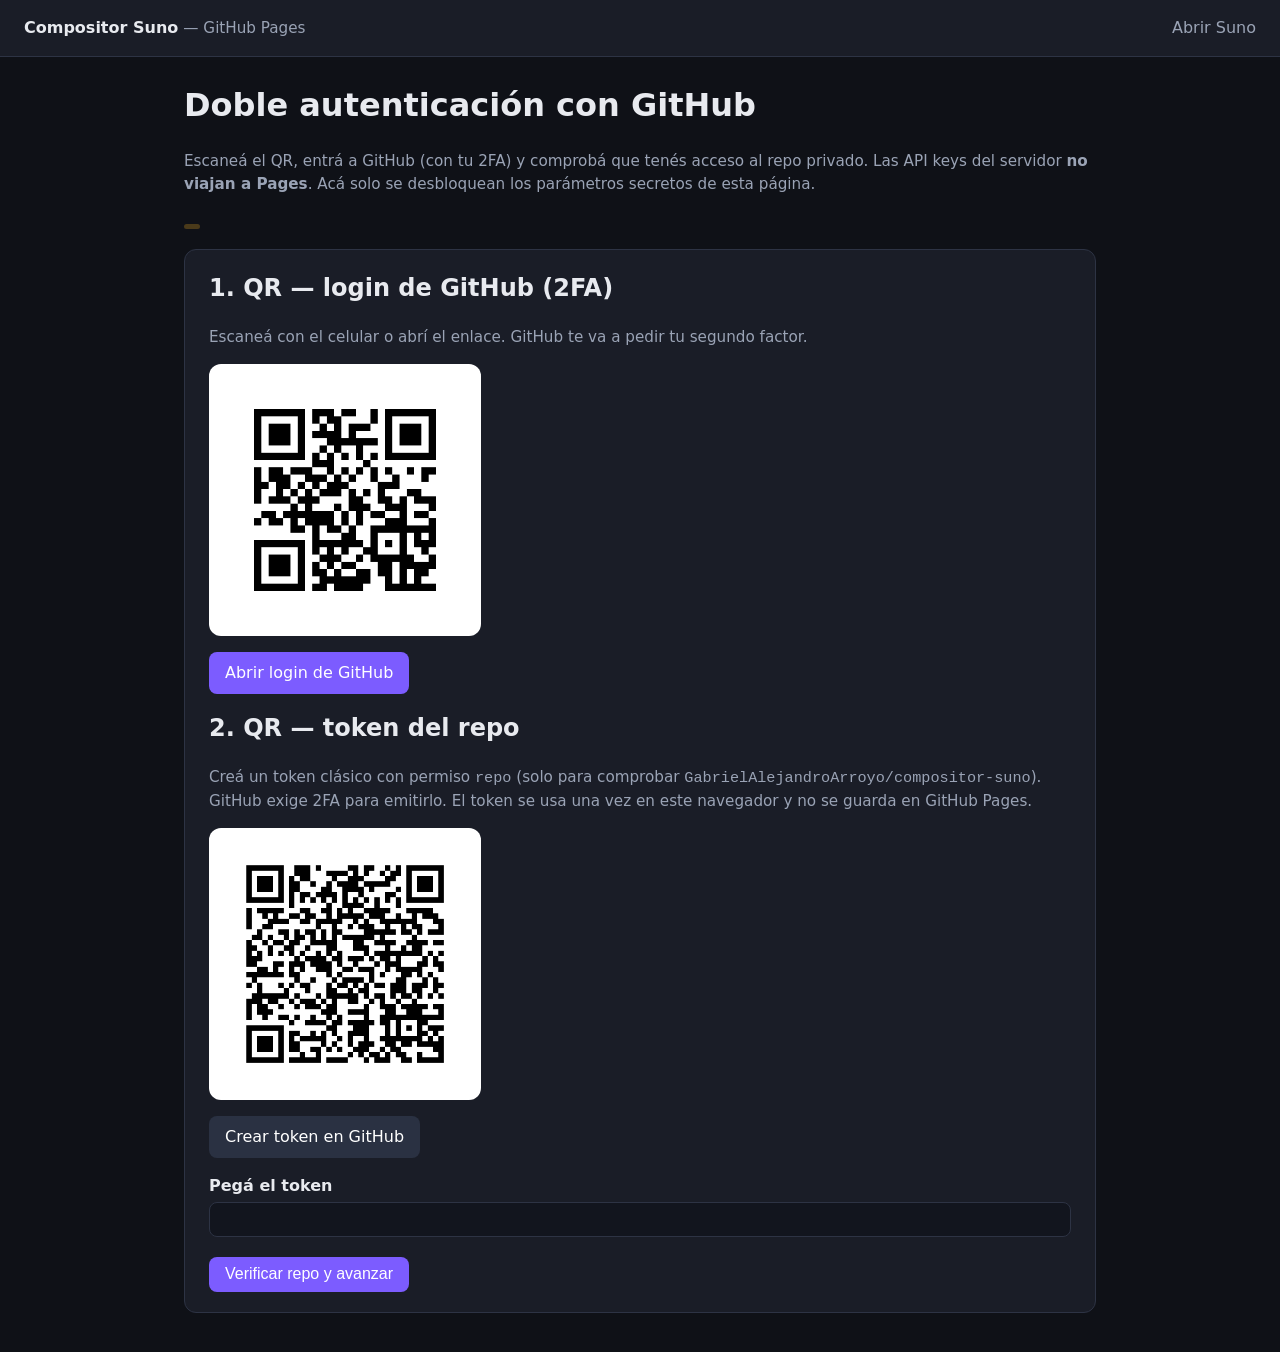
<file: index.html>
<!DOCTYPE html>
<html lang="es" class="auth-pending">
<head>
  <meta charset="utf-8">
  <meta name="viewport" content="width=device-width, initial-scale=1">
  <title>Compositor Suno — Workflow</title>
  <link rel="stylesheet" href="style.css">
  <link rel="stylesheet" href="workflow-ui.css?v=4">
  <script>
    (function () {
      var STORAGE_KEY = "compositor-suno-pages-session-v2";
      var page = (window.location.pathname.split("/").pop() || "index.html").split("?")[0];
      if (page === "login.html") return;
      var ok = false;
      try {
        var raw = sessionStorage.getItem(STORAGE_KEY);
        var data = raw ? JSON.parse(raw) : null;
        ok = Boolean(data && data.login && data.repo_ok);
      } catch (err) {
        ok = false;
      }
      if (!ok) {
        window.location.replace("login.html?next=" + encodeURIComponent(page + (window.location.hash || "")));
      }
    })();
  </script>
</head>
<body>
  <div id="app-shell">
  <header class="site-header">
    <div>
      <strong>Compositor Suno</strong>
      <span class="muted site-header-tagline"> — versión web (GitHub Pages)</span>
    </div>
    <nav>
      <a href="https://suno.com/create" target="_blank" rel="noopener">Abrir Suno</a>
      <span id="pages-auth-nav"></span>
      <button type="button" class="gear-btn" id="open-settings" aria-label="Configuración del sistema" title="Configuración">
        <svg viewBox="0 0 24 24" width="22" height="22" aria-hidden="true">
          <path fill="currentColor" d="M19.14 12.94c.04-.31.06-.63.06-.94s-.02-.63-.06-.94l2.03-1.58a.5.5 0 0 0 .12-.64l-1.92-3.32a.5.5 0 0 0-.6-.22l-2.39.96a7.03 7.03 0 0 0-1.63-.94l-.36-2.54A.5.5 0 0 0 13.9 2h-3.8a.5.5 0 0 0-.49.42l-.36 2.54c-.59.24-1.13.55-1.63.94l-2.39-.96a.5.5 0 0 0-.6.22L2.71 8.84a.5.5 0 0 0 .12.64l2.03 1.58c-.04.31-.06.63-.06.94s.02.63.06.94L2.83 14.52a.5.5 0 0 0-.12.64l1.92 3.32c.14.24.43.34.6.22l2.39-.96c.5.39 1.04.7 1.63.94l.36 2.54c.05.24.25.42.49.42h3.8c.24 0 .44-.18.49-.42l.36-2.54c.59-.24 1.13-.55 1.63-.94l2.39.96c.25.1.46 0 .6-.22l1.92-3.32a.5.5 0 0 0-.12-.64l-2.03-1.58zM12 15.5A3.5 3.5 0 1 1 12 8.5a3.5 3.5 0 0 1 0 7z"/>
        </svg>
      </button>
    </nav>
  </header>
  <main>
    <div class="workflow-shell">
      <div class="workflow-hero">
        <h1>Workflow Suno</h1>
        <p class="muted workflow-hero-intro">Del ritmo a Style + Lyrics en cinco pasos.</p>
        <details class="workflow-hero-more">
          <summary>Más info</summary>
          <p class="muted">
            Elegí BPM y estilo, el sistema propone géneros e instrumentos, escribís la idea o la letra a mano
            y al final copiás Style + Lyrics para pegar en
            <a href="https://suno.com/create" target="_blank" rel="noopener">suno.com/create</a>.
            Autenticación y API key van en <strong>Configuración</strong> (icono de engranaje).
          </p>
        </details>
      </div>

      <nav class="workflow-stepper" aria-label="Pasos del workflow">
        <button type="button" class="workflow-step-pill is-active" data-step-pill="1" aria-current="step"><span class="pill-num">1</span>Ritmo</button>
        <button type="button" class="workflow-step-pill" data-step-pill="2" disabled><span class="pill-num">2</span>Estilos</button>
        <button type="button" class="workflow-step-pill" data-step-pill="3" disabled><span class="pill-num">3</span>Instrumentos</button>
        <button type="button" class="workflow-step-pill" data-step-pill="4" disabled><span class="pill-num">4</span>Letra</button>
        <button type="button" class="workflow-step-pill" data-step-pill="5" disabled><span class="pill-num">5</span>Copiar</button>
      </nav>

    <form id="workflow-form">
      <input type="hidden" id="suno_model" value="v6">
      <input type="hidden" id="structure_template" value="auto">

      <section class="card workflow-step" data-step="1">
        <h2>1. Ritmo y estilo</h2>
        <label for="tempo_bpm">BPM (uno o varios, separados por coma)</label>
        <input type="text" id="tempo_bpm" class="sync-field" data-pick="tempo_bpm_pick" placeholder="Ej: 100, 104">
        <div id="grid-tempo_bpm"></div>
        <label for="style_query">Estilo o palabras clave (opcional)</label>
        <input type="text" id="style_query" placeholder="Ej: cumbia, fiesta, romántico, dembow">
        <label for="language">Idioma(s) de la letra</label>
        <input type="text" id="language" class="sync-field" data-pick="language_pick" value="es" placeholder="es, en">
        <div id="grid-language"></div>
        <div class="actions">
          <button type="button" class="btn" id="suggest-styles">Sugerir estilos de música</button>
          <span class="muted" id="suggest-status"></span>
        </div>
      </section>

      <section class="card workflow-step" data-step="2" hidden>
        <h2>2. Estilos sugeridos por BPM y estilo</h2>
        <p class="muted">Marcá uno o más. Cada estilo trae tempo, mood, voz, producción, acompañamiento e instrumentos.</p>
        <div id="suggestions" class="suggestion-list"></div>
        <label for="genre">Género / estilo final (editable)</label>
        <input type="text" id="genre">
        <div class="row">
          <div>
            <label for="mood">Mood</label>
            <input type="text" id="mood">
          </div>
          <div>
            <label for="tempo_term">Términos de ritmo</label>
            <input type="text" id="tempo_term">
          </div>
        </div>
        <div class="row">
          <div>
            <label for="rhythm_accompaniment">Acompañamiento rítmico</label>
            <input type="text" id="rhythm_accompaniment">
          </div>
          <div>
            <label for="production_notes">Producción</label>
            <input type="text" id="production_notes">
          </div>
        </div>
        <div class="actions">
          <button type="button" class="btn" data-next="3">Seguir con instrumentos</button>
          <button type="button" class="btn btn-secondary" data-prev="1">Volver</button>
        </div>
      </section>

      <section class="card workflow-step" data-step="3" hidden>
        <h2>3. Instrumentos y voz</h2>
        <label for="instruments">Instrumentos (editable)</label>
        <input type="text" id="instruments" class="sync-field" data-pick="instruments_pick">
        <div id="grid-instruments"></div>
        <fieldset class="option-fieldset" id="grid-vocal_gender"></fieldset>
        <label for="vocal_style">Estilo vocal</label>
        <input type="text" id="vocal_style" class="sync-field" data-pick="vocal_style_pick">
        <div id="grid-vocal_style"></div>
        <label for="title">Título (opcional)</label>
        <input type="text" id="title">
        <div class="actions">
          <button type="button" class="btn" data-next="4">Seguir con la idea de la letra</button>
          <button type="button" class="btn btn-secondary" data-prev="2">Volver</button>
        </div>
      </section>

      <section class="card workflow-step" data-step="4" hidden>
        <h2>4. Idea → prompt LLM → letra</h2>
        <label for="lyrics_idea">Idea o pedido para la letra</label>
        <textarea id="lyrics_idea" rows="4" placeholder="Ej: una cumbia para la previa, estribillo corto para cantar a los gritos."></textarea>
        <div class="actions">
          <button type="button" class="btn btn-secondary" id="build-llm-prompt">Ver el prompt que recibe el LLM</button>
          <button type="button" class="btn" id="generate-lyrics">Generar letra</button>
          <span class="muted" id="lyrics-status"></span>
        </div>
        <article class="tips" id="lyrics-renew-help" hidden></article>
        <details id="llm-prompt-details" hidden>
          <summary>Prompt armado con tu contexto</summary>
          <div class="copy-block">
            <button type="button" class="btn btn-secondary" data-copy="llm-prompt-preview">Copiar</button>
            <pre id="llm-prompt-preview" class="preview-text"></pre>
          </div>
        </details>
        <label for="lyrics_block">Letra (editable, se pega en Suno)</label>
        <textarea id="lyrics_block" rows="14" placeholder="[Verse]&#10;...&#10;&#10;[Chorus]&#10;..."></textarea>

        <details class="lyrics-coach" id="lyrics-coach">
          <summary>Mejorar con IA (conversación interactiva)</summary>
          <div class="lyrics-coach-body">
            <p class="muted lyrics-coach-hint" id="lyrics-coach-hint">
              La IA lee tu letra y te pregunta qué querés pulir. Necesitás texto en el campo de arriba.
            </p>
            <div class="lyrics-coach-thread" id="lyrics-coach-thread" aria-live="polite"></div>
            <div class="lyrics-coach-chips" id="lyrics-coach-chips"></div>
            <label for="lyrics-coach-input">Qué querés mejorar</label>
            <textarea id="lyrics-coach-input" rows="2" placeholder="Ej: estribillo más corto y pegadizo para cantar en coro"></textarea>
            <div class="actions lyrics-coach-actions">
              <button type="button" class="btn btn-secondary" id="lyrics-coach-send">Enviar</button>
              <button type="button" class="btn" id="lyrics-coach-revise">Generar versión mejorada</button>
              <button type="button" class="btn btn-secondary" id="lyrics-coach-reset">Reiniciar conversación</button>
              <button type="button" class="btn btn-secondary" id="lyrics-coach-retry" hidden>Reintentar conexión</button>
              <span class="muted" id="lyrics-coach-status"></span>
            </div>
            <div class="lyrics-coach-compare" id="lyrics-coach-compare" hidden>
              <h3>Comparar letra completa</h3>
              <div class="lyrics-coach-compare-grid">
                <div class="lyrics-coach-compare-col">
                  <h4>Antes del último cambio</h4>
                  <pre id="lyrics-coach-compare-before" class="preview-text"></pre>
                </div>
                <div class="lyrics-coach-compare-col">
                  <h4>Después del cambio</h4>
                  <pre id="lyrics-coach-compare-after" class="preview-text"></pre>
                </div>
              </div>
              <div class="actions lyrics-coach-compare-actions">
                <button type="button" class="btn" id="lyrics-coach-apply">Usar la nueva letra</button>
                <button type="button" class="btn btn-secondary" id="lyrics-coach-keep-old">Quedarme con la anterior</button>
                <button type="button" class="btn btn-secondary" id="lyrics-coach-dismiss-preview">Seguir conversando</button>
              </div>
            </div>
          </div>
        </details>

        <div class="actions">
          <button type="button" class="btn" data-next="5">Seguir: copiar Style + Lyrics</button>
          <button type="button" class="btn btn-secondary" data-prev="3">Volver</button>
        </div>
      </section>

      <section class="card workflow-step" data-step="5" hidden>
        <h2>5. Copiar y pegar en Suno</h2>
        <p class="muted">Style y Lyrics compuestos según el glosario oficial de Suno. Pegá Style en Custom mode y Lyrics en el campo de letra.</p>
        <label for="exclude_styles">Exclude styles (opcional)</label>
        <input type="text" id="exclude_styles" class="sync-field" data-pick="exclude_pick">
        <div id="grid-exclude"></div>
        <div class="actions">
          <button type="button" class="btn" id="build-suno-prompt">Rearmar bloques</button>
          <span class="muted" id="suno-status"></span>
        </div>
        <div id="suno-blocks">
          <h3>Style + Lyrics</h3>
          <div class="copy-block">
            <button type="button" class="btn" data-copy="suno-paste">Copiar Style + Lyrics</button>
            <pre id="suno-paste" class="preview-text"></pre>
          </div>
          <h4>Style of Music</h4>
          <div class="copy-block">
            <button type="button" class="btn btn-secondary" data-copy="suno-style">Copiar Style</button>
            <pre id="suno-style" class="preview-text"></pre>
          </div>
          <h4>Lyrics</h4>
          <div class="copy-block">
            <button type="button" class="btn btn-secondary" data-copy="suno-lyrics">Copiar Lyrics</button>
            <pre id="suno-lyrics" class="preview-text"></pre>
          </div>
          <div class="actions">
            <button type="button" class="btn" id="copy-all">Copiar Style + Lyrics</button>
            <button type="button" class="btn btn-secondary" data-prev="4">Volver</button>
          </div>
        </div>
      </section>
    </form>
    </div>

    <div class="workflow-nav-mobile" id="workflow-nav-mobile">
      <button type="button" class="btn btn-secondary" data-prev-mobile id="workflow-prev-mobile" disabled>Anterior</button>
      <span id="workflow-step-label">Paso 1 de 5</span>
      <button type="button" class="btn" data-next-mobile id="workflow-next-mobile">Siguiente</button>
    </div>
  </main>

  <div id="settings-overlay" class="settings-overlay" hidden>
    <aside class="settings-panel" role="dialog" aria-modal="true" aria-labelledby="settings-title">
      <header class="settings-panel-head">
        <h2 id="settings-title">Configuración del sistema</h2>
        <button type="button" class="icon-close" id="close-settings" aria-label="Cerrar configuración">×</button>
      </header>

      <section class="card" id="sec-auth">
        <h2>Doble autenticación GitHub + QR</h2>
        <p class="muted">
          Para ver los parámetros secretos de esta página: escaneá el QR, completá el login de GitHub
          (con 2FA) y comprobá el acceso al repo privado. Las API keys del servidor no se publican.
        </p>
        <p><a class="btn" href="login.html?next=index.html%23configuracion">Abrir login con QR</a></p>
      </section>

      <section class="card" id="sec-secrets-locked">
        <h2>Parámetros secretos</h2>
        <p class="muted">Bloqueados. Entrá con GitHub + QR para desbloquearlos.</p>
        <a class="btn" href="login.html?next=index.html%23configuracion">Autenticarme</a>
      </section>

      <section class="card" id="sec-secrets" hidden>
        <h2>Parámetros secretos</h2>
        <p class="muted">
          Repo verificado en este navegador. Acá podés usar opciones privilegiadas de la página.
          La key Groq del servidor sigue solo en FastAPI local
          (<a href="http://127.0.0.1:8000/auth/login">127.0.0.1:8000/auth/login</a>).
        </p>
        <label for="secret_notes">Notas privadas de composición (solo esta pestaña)</label>
        <textarea id="secret_notes" rows="3" placeholder="Referencias, nombres, ideas que no querés dejar a la vista pública."></textarea>
        <p class="muted">
          La API key y el modelo se guardan solo en <strong>sessionStorage</strong> de esta pestaña.
          No se suben a GitHub ni al repo público.
        </p>
        <p class="muted" id="llm-pages-status">Modelo: — · Key: falta key</p>
        <label for="llm_api_key">API key Groq (solo esta pestaña)</label>
        <input type="password" id="llm_api_key" autocomplete="off" placeholder="Pegá tu key de console.groq.com">
        <p class="muted">Después de guardar la key se cargan los modelos disponibles; elegí uno antes de probar.</p>
        <label for="llm_model">Modelo</label>
        <select id="llm_model" disabled>
          <option value="">Guardá la API key para cargar modelos…</option>
        </select>
        <label for="llm_model_manual" id="llm_model_manual_label" hidden>Modelo (manual, si falla la lista)</label>
        <input type="text" id="llm_model_manual" hidden placeholder="llama-3.3-70b-versatile">
        <div class="actions">
          <button type="button" class="btn" id="llm-pages-save">Guardar API key y modelo en esta pestaña</button>
          <button type="button" class="btn btn-secondary" id="llm-pages-refresh-models">Actualizar lista de modelos</button>
          <button type="button" class="btn btn-secondary" id="llm-pages-probe" disabled>Probar conexión Groq</button>
        </div>
        <p class="muted" id="llm-pages-save-status" aria-live="polite"></p>
        <p class="muted">
          Si «Probar conexión» falla por CORS, usá la app local:
          <a href="http://127.0.0.1:8000/guia/workflow">127.0.0.1:8000</a> (LLM vía servidor, sin key en el navegador).
        </p>
      </section>
    </aside>
  </div>
  </div>

  <script src="pages_auth.js?v=6"></script>
  <script src="pages_llm.js?v=2"></script>
  <script src="lyrics-coach.js?v=3"></script>
  <script src="app.js?v=7"></script>
</body>
</html>
</file>
<file: style.css>
:root {
  --bg: #0f1117;
  --surface: #1a1d27;
  --border: #2d3344;
  --text: #e8eaef;
  --muted: #9aa3b5;
  --accent: #7c5cff;
  --accent-hover: #9b82ff;
  --ok: #3dd68c;
  --warn: #f5a623;
}

* {
  box-sizing: border-box;
}

html.auth-pending body {
  visibility: hidden;
}

body {
  margin: 0;
  font-family: "Segoe UI", system-ui, sans-serif;
  background: var(--bg);
  color: var(--text);
  line-height: 1.5;
}

a {
  color: var(--accent-hover);
}

header.site-header {
  border-bottom: 1px solid var(--border);
  background: var(--surface);
  padding: 1rem 1.5rem;
  display: flex;
  align-items: center;
  justify-content: space-between;
  gap: 1rem;
  flex-wrap: wrap;
}

header.site-header nav {
  display: flex;
  align-items: center;
  flex-wrap: wrap;
  gap: 0.75rem;
}

header.site-header nav a {
  text-decoration: none;
  color: var(--muted);
}

header.site-header nav a:hover {
  color: var(--text);
}

main {
  max-width: 960px;
  margin: 0 auto;
  padding: 1.5rem;
}

.composer-nav {
  display: flex;
  flex-wrap: wrap;
  gap: 0.5rem;
  margin-bottom: 1rem;
  position: sticky;
  top: 0;
  z-index: 5;
  background: var(--bg);
  padding: 0.5rem 0;
  border-bottom: 1px solid var(--border);
}

.composer-nav a {
  font-size: 0.85rem;
  padding: 0.35rem 0.65rem;
  border-radius: 999px;
  background: var(--surface);
  border: 1px solid var(--border);
  text-decoration: none;
  color: var(--text);
}

.composer-nav a:hover {
  border-color: var(--accent);
}

.composer-section {
  margin-bottom: 1.5rem;
  padding-bottom: 0.5rem;
  border-bottom: 1px dashed var(--border);
}

.composer-section-highlight {
  background: #151928;
  border-radius: 12px;
  padding: 1rem 1.25rem;
  border: 1px solid #3d3560;
}

.composer-preview {
  position: sticky;
  top: 3rem;
  z-index: 4;
  margin-bottom: 1rem;
}

.preview-text {
  margin: 0;
  font-size: 0.9rem;
  white-space: pre-wrap;
  color: var(--muted);
}

.option-grid-full {
  max-height: none;
}

.card {
  background: var(--surface);
  border: 1px solid var(--border);
  border-radius: 12px;
  padding: 1.25rem 1.5rem;
  margin-bottom: 1rem;
}

h1, h2, h3 {
  margin-top: 0;
}

.muted {
  color: var(--muted);
  font-size: 0.95rem;
}

.badge {
  display: inline-block;
  padding: 0.15rem 0.5rem;
  border-radius: 999px;
  font-size: 0.8rem;
  background: #2a3142;
}

.badge-warn {
  background: #4a3a1a;
  color: var(--warn);
}

label {
  display: block;
  margin: 0.75rem 0 0.25rem;
  font-weight: 600;
}

input[type="text"],
input[type="number"],
input[type="password"],
textarea,
select {
  width: 100%;
  padding: 0.55rem 0.65rem;
  border-radius: 8px;
  border: 1px solid var(--border);
  background: #12151e;
  color: var(--text);
}

textarea {
  min-height: 100px;
  resize: vertical;
}

.row {
  display: grid;
  grid-template-columns: 1fr 1fr;
  gap: 1rem;
}

@media (max-width: 640px) {
  .row {
    grid-template-columns: 1fr;
  }
}

@media (max-width: 768px) {
  header.site-header {
    padding: 0.65rem 1rem;
  }

  header.site-header .site-header-tagline {
    display: none;
  }

  header.site-header nav {
    gap: 0.5rem;
    font-size: 0.9rem;
  }

  main {
    padding: 1rem;
  }

  .qr-card .actions .btn,
  .qr-card .btn,
  .login-actions .btn {
    display: block;
    width: 100%;
    min-height: 44px;
    text-align: center;
  }

  .settings-panel {
    padding: 1rem 1rem calc(1.5rem + env(safe-area-inset-bottom, 0px));
  }

  .settings-panel .btn {
    min-height: 44px;
    width: 100%;
  }
}

.btn {
  display: inline-block;
  padding: 0.55rem 1rem;
  border-radius: 8px;
  border: none;
  background: var(--accent);
  color: #fff;
  cursor: pointer;
  text-decoration: none;
  font-size: 1rem;
}

.btn:hover {
  background: var(--accent-hover);
}

.btn-secondary {
  background: #2a3142;
}

.btn-secondary:hover {
  background: #3a4358;
}

.actions {
  display: flex;
  gap: 0.75rem;
  margin-top: 1.25rem;
  flex-wrap: wrap;
}

.progress {
  display: flex;
  gap: 0.5rem;
  margin-bottom: 1rem;
}

.progress span {
  flex: 1;
  text-align: center;
  padding: 0.35rem;
  border-radius: 6px;
  background: #222733;
  font-size: 0.85rem;
  color: var(--muted);
}

.progress span.active {
  background: var(--accent);
  color: #fff;
}

.copy-block {
  position: relative;
}

.copy-block pre {
  background: #12151e;
  border: 1px solid var(--border);
  border-radius: 8px;
  padding: 1rem;
  overflow-x: auto;
  white-space: pre-wrap;
  word-break: break-word;
}

.copy-block button {
  position: absolute;
  top: 0.5rem;
  right: 0.5rem;
  font-size: 0.8rem;
  padding: 0.25rem 0.5rem;
}

.tips {
  font-size: 0.9rem;
  color: var(--muted);
  border-left: 3px solid var(--accent);
  padding-left: 0.75rem;
  margin: 1rem 0;
}

ul.checklist li {
  margin-bottom: 0.35rem;
}

.option-fieldset {
  border: 1px solid var(--border);
  border-radius: 10px;
  padding: 0.75rem 1rem 1rem;
  margin: 1rem 0;
}

.option-fieldset legend {
  padding: 0 0.35rem;
  font-weight: 600;
}

.option-grid {
  display: flex;
  flex-wrap: wrap;
  gap: 0.45rem;
  max-height: 280px;
  overflow-y: auto;
  padding: 0.25rem 0;
}

.option-grid-radio .option-chip {
  min-width: 140px;
}

.option-chip {
  display: inline-flex;
  align-items: center;
  gap: 0.35rem;
  padding: 0.35rem 0.55rem;
  border-radius: 999px;
  border: 1px solid var(--border);
  background: #12151e;
  font-size: 0.85rem;
  cursor: pointer;
}

.option-chip input {
  width: auto;
  margin: 0;
}

.option-chip:has(input:checked) {
  border-color: var(--accent);
  background: #252040;
}

.option-chip.is-probable {
  border-color: var(--ok);
}

.option-chip.is-outside {
  border-color: var(--warn);
}

.extra-input {
  margin-top: 0.65rem;
  font-size: 0.9rem;
}

.workflow-progress {
  flex-wrap: wrap;
}

.workflow-progress span {
  flex: 1 1 160px;
}

.suggestion-list {
  display: grid;
  gap: 0.6rem;
  margin-bottom: 1rem;
}

.suggestion {
  display: grid;
  grid-template-columns: auto 1fr;
  gap: 0.6rem;
  padding: 0.7rem 0.85rem;
  border: 1px solid var(--border);
  border-radius: 10px;
  background: #12151e;
  cursor: pointer;
}

.suggestion input {
  width: auto;
  margin-top: 0.3rem;
}

.suggestion p {
  margin: 0.2rem 0;
  font-size: 0.85rem;
}

.suggestion:has(input:checked) {
  border-color: var(--accent);
  background: #252040;
}

.suggestion.is-top {
  border-color: var(--ok);
}

.chips {
  display: flex;
  flex-wrap: wrap;
  gap: 0.3rem;
  margin-top: 0.35rem;
}

.chip {
  padding: 0.15rem 0.5rem;
  border-radius: 999px;
  border: 1px solid var(--border);
  font-size: 0.78rem;
  color: var(--muted);
}

.summary-list li {
  margin-bottom: 0.4rem;
}

.doc-list li {
  margin-bottom: 0.35rem;
}

.article-body h1,
.article-body h2,
.article-body h3 {
  margin-top: 1.25rem;
}

.article-body img {
  max-width: 100%;
}

.qr-card .qr-box {
  display: flex;
  justify-content: center;
  margin: 1rem 0;
  padding: 1rem;
  background: #fff;
  border-radius: 12px;
  width: fit-content;
}

.qr-card .qr-box img {
  display: block;
  width: 240px;
  height: 240px;
}

.gear-btn {
  display: inline-flex;
  align-items: center;
  justify-content: center;
  width: 2.4rem;
  height: 2.4rem;
  border-radius: 999px;
  border: 1px solid var(--border);
  background: #12151e;
  color: var(--text);
  cursor: pointer;
  text-decoration: none;
  padding: 0;
}

.gear-btn:hover,
.gear-btn:focus-visible {
  border-color: var(--accent);
  color: #fff;
  background: #252040;
}

.settings-overlay {
  position: fixed;
  inset: 0;
  background: rgba(8, 10, 16, 0.62);
  z-index: 40;
  display: flex;
  justify-content: flex-end;
}

.settings-overlay[hidden] {
  display: none;
}

.settings-panel {
  width: min(440px, 100%);
  height: 100%;
  overflow: auto;
  background: var(--bg);
  border-left: 1px solid var(--border);
  padding: 1.25rem 1.25rem 2rem;
  box-shadow: -12px 0 40px rgba(0, 0, 0, 0.35);
}

.settings-panel-head {
  display: flex;
  align-items: center;
  justify-content: space-between;
  gap: 1rem;
  margin-bottom: 1rem;
}

.settings-panel-head h2 {
  margin: 0;
  font-size: 1.15rem;
}

.icon-close {
  width: 2rem;
  height: 2rem;
  border: 1px solid var(--border);
  border-radius: 8px;
  background: var(--surface);
  color: var(--text);
  font-size: 1.35rem;
  line-height: 1;
  cursor: pointer;
}

.icon-close:hover {
  border-color: var(--accent);
}

body.settings-open {
  overflow: hidden;
}
</file>
<file: workflow-ui.css>
/* Workflow mobile-first UI — keep in sync with docs/workflow-ui.css */

.workflow-shell {
  position: relative;
  padding-bottom: 0;
}

@media (max-width: 768px) {
  .workflow-shell {
    padding-bottom: calc(4.5rem + env(safe-area-inset-bottom, 0px));
  }
}

.workflow-hero {
  margin-bottom: 1rem;
}

.workflow-hero h1 {
  font-size: clamp(1.35rem, 4vw, 1.75rem);
  line-height: 1.25;
  margin-bottom: 0.35rem;
}

.workflow-hero-intro {
  margin: 0 0 0.75rem;
}

.workflow-hero-more summary {
  cursor: pointer;
  color: var(--accent-hover);
  font-size: 0.9rem;
  margin-bottom: 0.5rem;
}

.workflow-stepper {
  display: flex;
  gap: 0.45rem;
  overflow-x: auto;
  scroll-snap-type: x mandatory;
  -webkit-overflow-scrolling: touch;
  padding: 0.5rem 0 0.75rem;
  margin: 0 0 1rem;
  position: sticky;
  top: 0;
  z-index: 6;
  background: linear-gradient(var(--bg) 70%, transparent);
  border-bottom: 1px solid var(--border);
}

.workflow-step-pill {
  flex: 0 0 auto;
  scroll-snap-align: start;
  display: inline-flex;
  flex-direction: column;
  align-items: center;
  gap: 0.15rem;
  min-width: 4.5rem;
  padding: 0.45rem 0.65rem;
  border-radius: 10px;
  border: 1px solid var(--border);
  background: #12151e;
  color: var(--muted);
  font-size: 0.72rem;
  line-height: 1.2;
  cursor: pointer;
  font-family: inherit;
}

.workflow-step-pill .pill-num {
  font-weight: 700;
  font-size: 0.85rem;
  color: var(--text);
}

.workflow-step-pill.is-active {
  border-color: var(--accent);
  background: #252040;
  color: #fff;
  box-shadow: 0 0 0 1px rgba(124, 92, 255, 0.35);
}

.workflow-step-pill.is-active .pill-num {
  color: #fff;
}

.workflow-step-pill.is-done {
  border-color: var(--ok);
  color: var(--ok);
}

.workflow-step-pill.is-done .pill-num::after {
  content: " ✓";
  font-size: 0.75rem;
}

.workflow-step-pill:disabled {
  opacity: 0.45;
  cursor: not-allowed;
}

.workflow-step.card {
  animation: workflowFadeIn 0.22s ease-out;
}

@keyframes workflowFadeIn {
  from {
    opacity: 0;
    transform: translateY(6px);
  }
  to {
    opacity: 1;
    transform: translateY(0);
  }
}

.workflow-nav-mobile {
  display: none;
}

@media (max-width: 768px) {
  .workflow-nav-mobile {
    display: grid;
    grid-template-columns: 1fr auto 1fr;
    align-items: center;
    gap: 0.5rem;
    position: fixed;
    left: 0;
    right: 0;
    bottom: 0;
    z-index: 50;
    padding: 0.65rem 0.85rem calc(0.65rem + env(safe-area-inset-bottom, 0px));
    background: rgba(15, 17, 23, 0.94);
    border-top: 1px solid var(--border);
    backdrop-filter: blur(8px);
  }

  .workflow-nav-mobile .btn {
    min-height: 44px;
    width: 100%;
    font-size: 0.95rem;
  }

  .workflow-nav-mobile #workflow-step-label {
    text-align: center;
    font-size: 0.85rem;
    font-weight: 600;
    color: var(--muted);
    white-space: nowrap;
  }

  .workflow-shell .workflow-step .actions .btn-secondary[data-prev] {
    display: none;
  }
}

@media (max-width: 768px) {
  .workflow-shell .btn,
  .workflow-shell .option-chip {
    min-height: 44px;
  }

  .workflow-shell input[type="text"],
  .workflow-shell input[type="number"],
  .workflow-shell input[type="password"],
  .workflow-shell textarea,
  .workflow-shell select {
    font-size: 16px;
  }

  .workflow-shell .copy-block .btn {
    position: static;
    display: block;
    width: 100%;
    margin-bottom: 0.5rem;
    min-height: 44px;
  }

  .workflow-shell .copy-block pre {
    font-size: 0.88rem;
    padding-top: 0.75rem;
  }
}

@media (min-width: 769px) {
  .workflow-nav-mobile {
    display: none !important;
  }
}

.lyrics-coach {
  margin: 1rem 0;
  border: 1px solid var(--border);
  border-radius: 12px;
  padding: 0.75rem 1rem;
  background: #12151e;
}

.lyrics-coach summary {
  cursor: pointer;
  font-weight: 600;
  color: var(--accent-hover);
}

.lyrics-coach-body {
  margin-top: 0.75rem;
  display: flex;
  flex-direction: column;
  gap: 0.65rem;
}

.lyrics-coach-thread {
  max-height: 280px;
  overflow-y: auto;
  display: flex;
  flex-direction: column;
  gap: 0.5rem;
  padding: 0.35rem 0;
}

.lyrics-coach-msg {
  border-radius: 10px;
  padding: 0.55rem 0.75rem;
  font-size: 0.92rem;
}

.lyrics-coach-msg--assistant {
  background: #1a1f2e;
  border: 1px solid var(--border);
}

.lyrics-coach-msg--user {
  background: #252040;
  border: 1px solid rgba(124, 92, 255, 0.35);
  align-self: flex-end;
  max-width: 95%;
}

.lyrics-coach-msg-label {
  display: block;
  font-size: 0.72rem;
  font-weight: 700;
  color: var(--muted);
  margin-bottom: 0.25rem;
}

.lyrics-coach-msg p {
  margin: 0;
  white-space: pre-wrap;
}

.lyrics-coach-chips {
  display: flex;
  flex-wrap: wrap;
  gap: 0.45rem;
}

.lyrics-coach .option-chip,
button.option-chip.lyrics-coach-chip {
  min-height: 44px;
  padding: 0.5rem 0.85rem;
  color: var(--text);
  background: #1a1f2e;
  border: 1px solid var(--border);
  font-family: inherit;
  font-size: 0.9rem;
  line-height: 1.25;
  cursor: pointer;
}

.lyrics-coach .option-chip:hover,
button.option-chip.lyrics-coach-chip:hover {
  color: #fff;
  border-color: var(--accent);
  background: #252040;
}

.lyrics-coach .option-chip:focus-visible,
button.option-chip.lyrics-coach-chip:focus-visible {
  outline: 2px solid var(--accent-hover);
  outline-offset: 2px;
}

button.option-chip.lyrics-coach-chip-apply {
  border-color: var(--ok);
  color: #fff;
  background: #1a3328;
  font-weight: 600;
}

button.option-chip.lyrics-coach-chip-apply:hover {
  background: #234a38;
  border-color: var(--ok);
}

.lyrics-coach-snippet-diff {
  display: grid;
  grid-template-columns: 1fr 1fr;
  gap: 0.65rem;
  margin-top: 0.35rem;
  padding: 0.65rem;
  border-radius: 10px;
  border: 1px dashed var(--border);
  background: #0f1218;
}

.lyrics-coach-snippet-col h5 {
  margin: 0 0 0.35rem;
  font-size: 0.78rem;
  color: var(--muted);
  text-transform: uppercase;
  letter-spacing: 0.03em;
}

.lyrics-coach-snippet-col pre {
  margin: 0;
  max-height: 120px;
  overflow: auto;
  font-size: 0.85rem;
  white-space: pre-wrap;
}

@media (max-width: 768px) {
  .lyrics-coach-snippet-diff {
    grid-template-columns: 1fr;
  }
}

.lyrics-coach-compare {
  border-top: 1px solid var(--border);
  padding-top: 0.75rem;
  margin-top: 0.5rem;
}

.lyrics-coach-compare h3 {
  margin: 0 0 0.65rem;
  font-size: 1rem;
}

.lyrics-coach-compare-grid {
  display: grid;
  grid-template-columns: 1fr 1fr;
  gap: 1rem;
  margin-bottom: 0.75rem;
}

.lyrics-coach-compare-col h4 {
  margin: 0 0 0.35rem;
  font-size: 0.85rem;
  color: var(--muted);
}

.lyrics-coach-compare-col pre {
  max-height: 320px;
  overflow: auto;
  margin: 0;
  font-size: 0.88rem;
  white-space: pre-wrap;
}

@media (max-width: 768px) {
  .lyrics-coach-compare-grid {
    grid-template-columns: 1fr;
  }

  .lyrics-coach-compare-actions .btn {
    width: 100%;
    min-height: 44px;
  }
}

@media (max-width: 768px) {
  .lyrics-coach-actions .btn {
    min-height: 44px;
    width: 100%;
  }

  .lyrics-coach-actions {
    flex-direction: column;
  }
}

.workflow-save-line {
  margin-top: 0.35rem;
  font-size: 0.9rem;
}

.required-mark {
  color: var(--warn, #c90);
}

.workflow-history-panel {
  margin-bottom: 1rem;
}

.composition-history-list {
  margin: 0.5rem 0 0;
  padding-left: 1.25rem;
  font-size: 0.9rem;
}

.composition-history-detail li {
  margin-bottom: 0.75rem;
}

.composition-table-wrap {
  overflow-x: auto;
}

.composition-table {
  width: 100%;
  border-collapse: collapse;
  font-size: 0.92rem;
}

.composition-table th,
.composition-table td {
  text-align: left;
  padding: 0.5rem 0.65rem;
  border-bottom: 1px solid var(--border, rgba(255, 255, 255, 0.12));
  vertical-align: middle;
}

.composition-actions {
  display: flex;
  flex-wrap: wrap;
  gap: 0.35rem;
}

.inline-form {
  display: inline;
}

.composition-list {
  list-style: none;
  margin: 0;
  padding: 0;
}

.composition-list-item {
  display: flex;
  flex-wrap: wrap;
  align-items: center;
  justify-content: space-between;
  gap: 0.75rem;
  padding: 0.85rem 1rem;
  border-bottom: 1px solid var(--border, rgba(255, 255, 255, 0.12));
}

.composition-list-item:last-child {
  border-bottom: none;
}

.composition-list-title {
  font-size: 1.05rem;
  font-weight: 600;
  flex: 1 1 12rem;
  min-width: 0;
}

.composition-list-actions {
  display: flex;
  flex-wrap: wrap;
  gap: 0.35rem;
  align-items: center;
}

.composition-list-actions .btn {
  font-size: 0.88rem;
  padding: 0.35rem 0.65rem;
}

.composition-legacy-summary {
  margin: 0.5rem 0 0;
  padding-left: 1.25rem;
}

@media (max-width: 640px) {
  .composition-list-item {
    flex-direction: column;
    align-items: stretch;
  }

  .composition-list-actions {
    flex-direction: column;
  }

  .composition-list-actions .btn,
  .composition-list-actions form {
    width: 100%;
  }

  .composition-list-actions .btn {
    min-height: 44px;
  }
}
</file>
